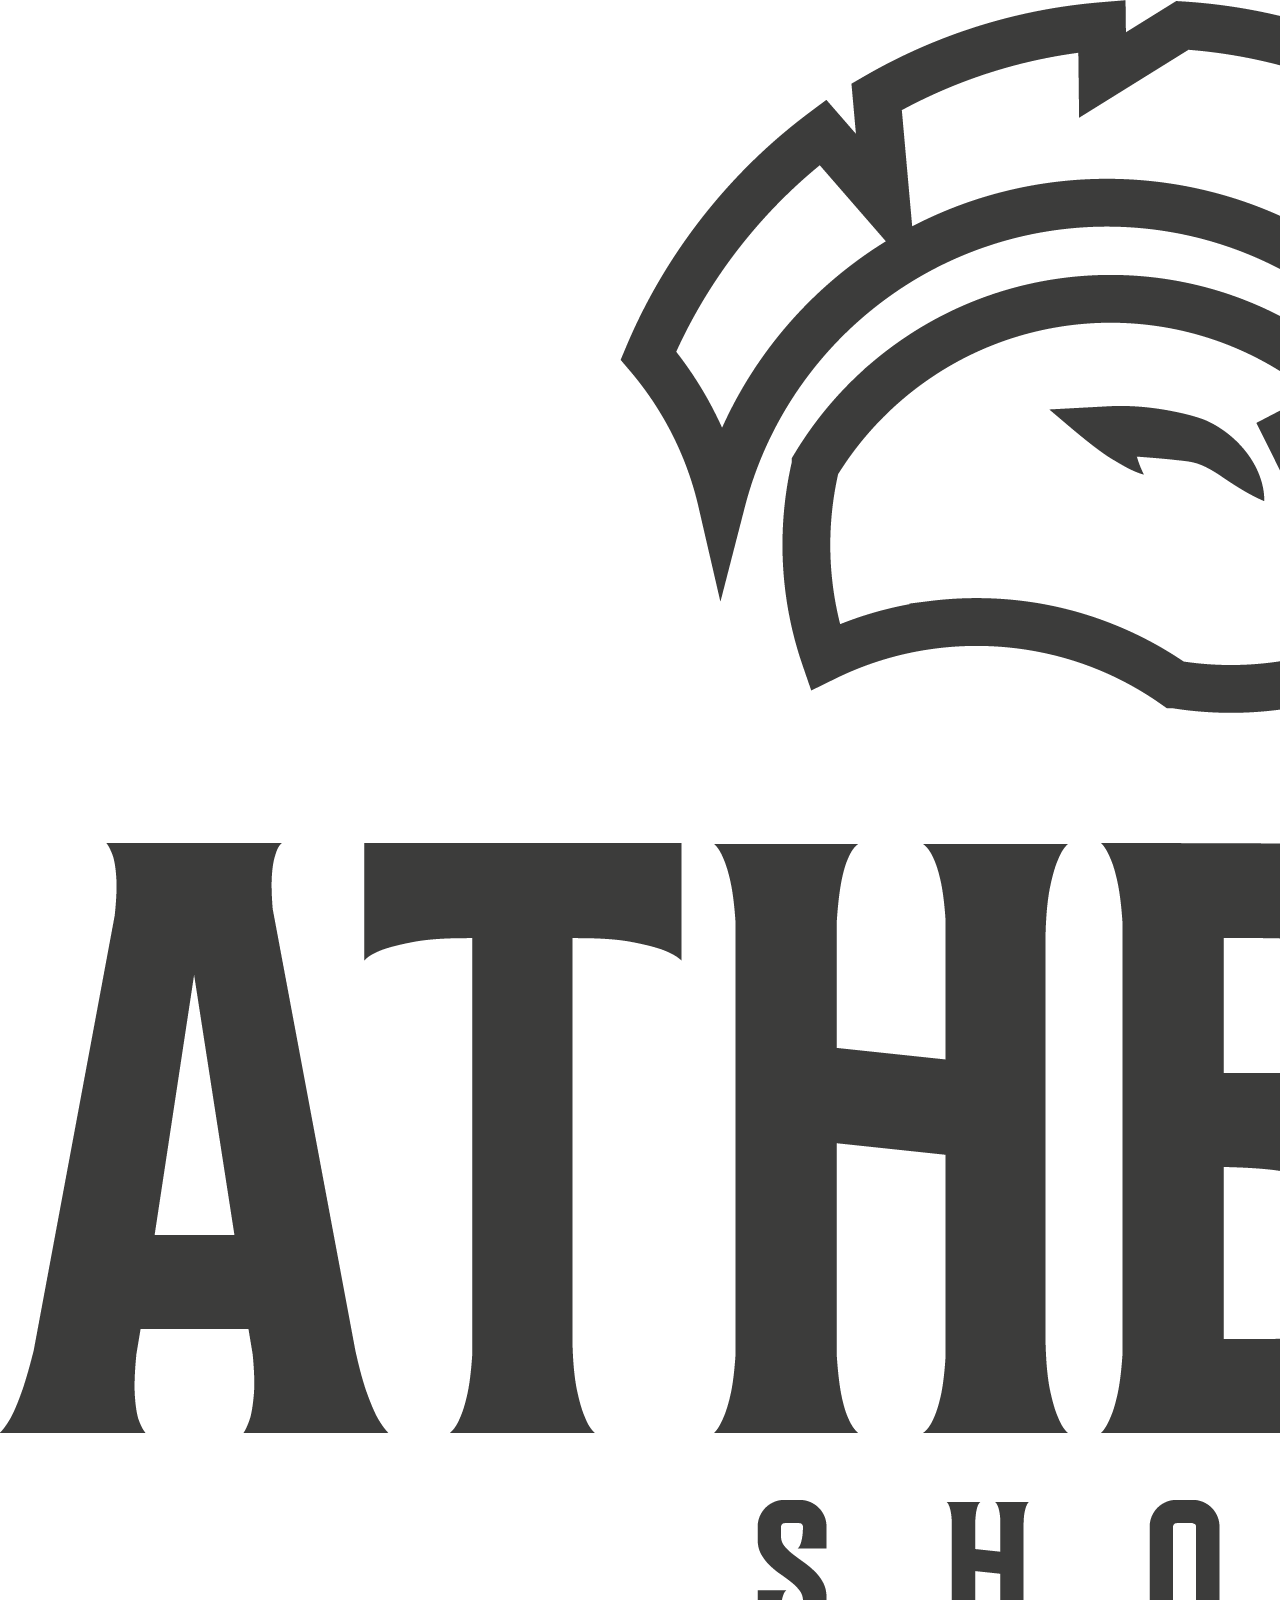
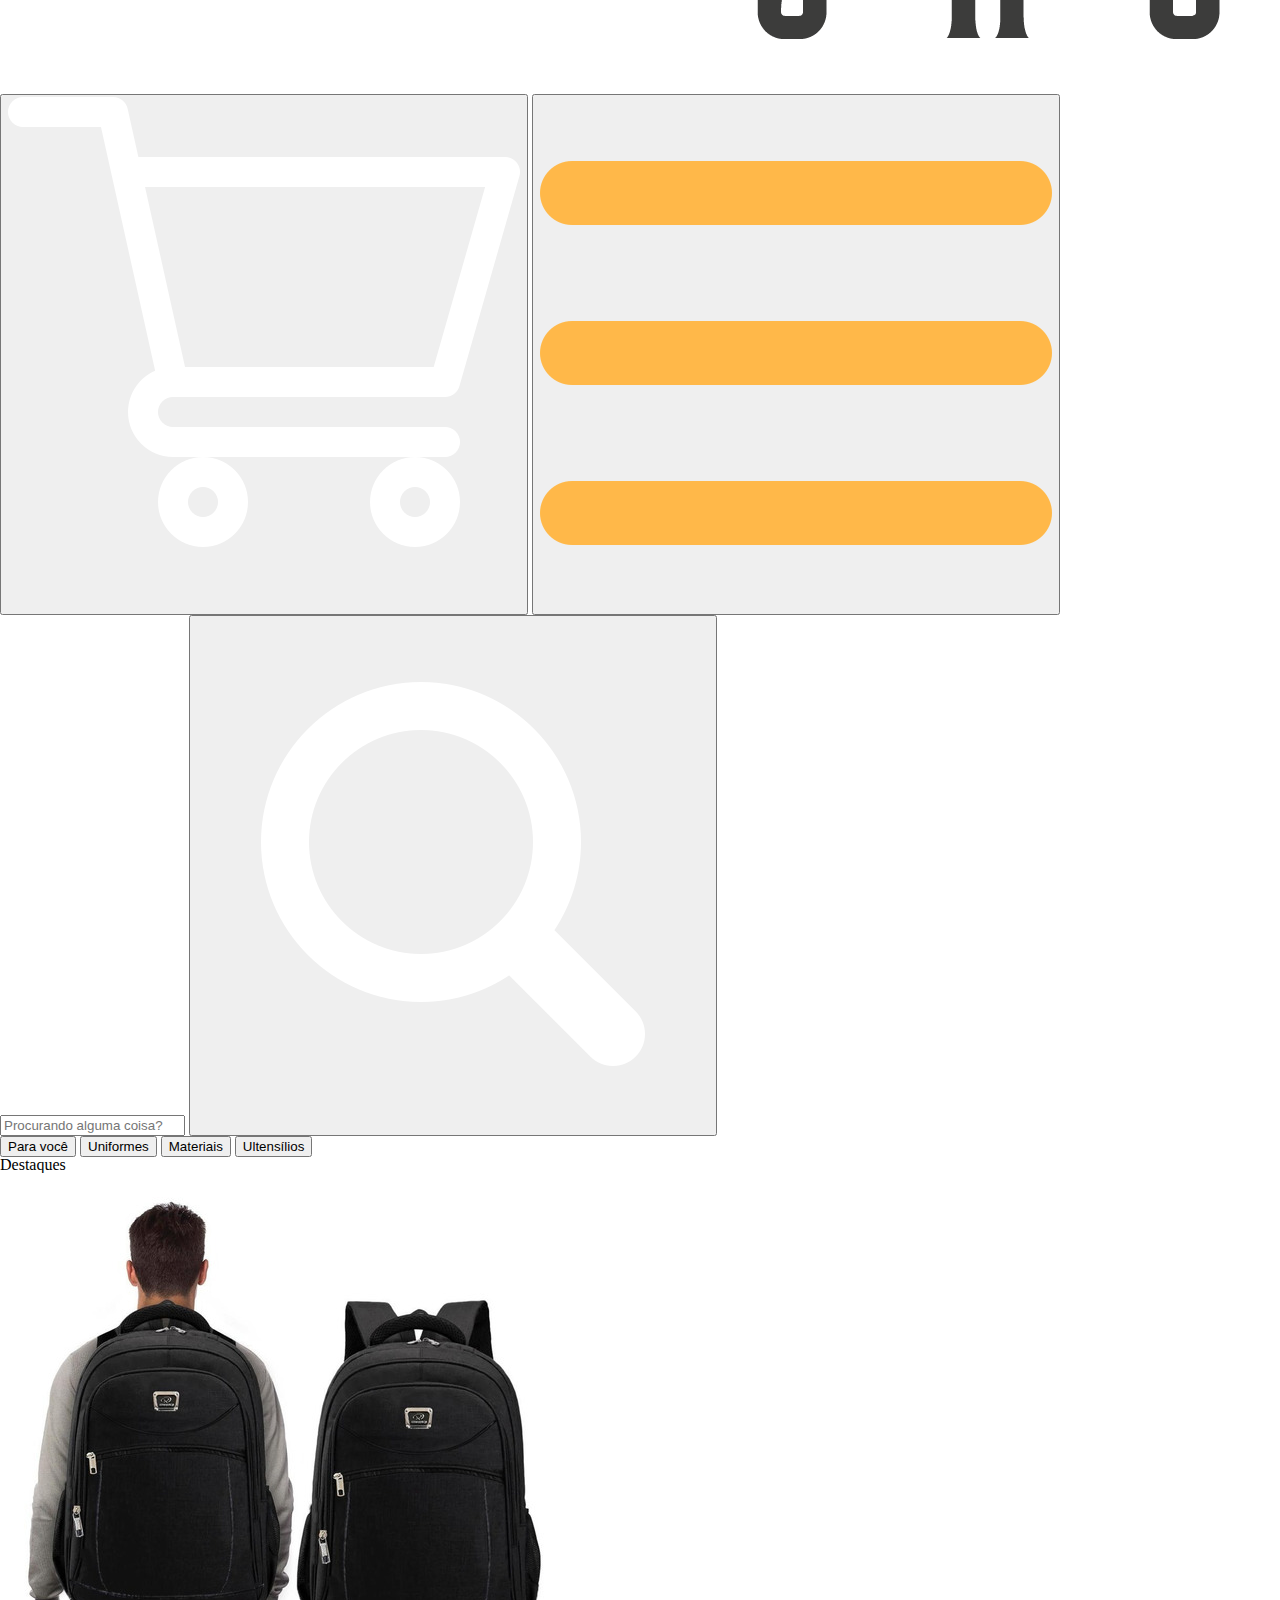
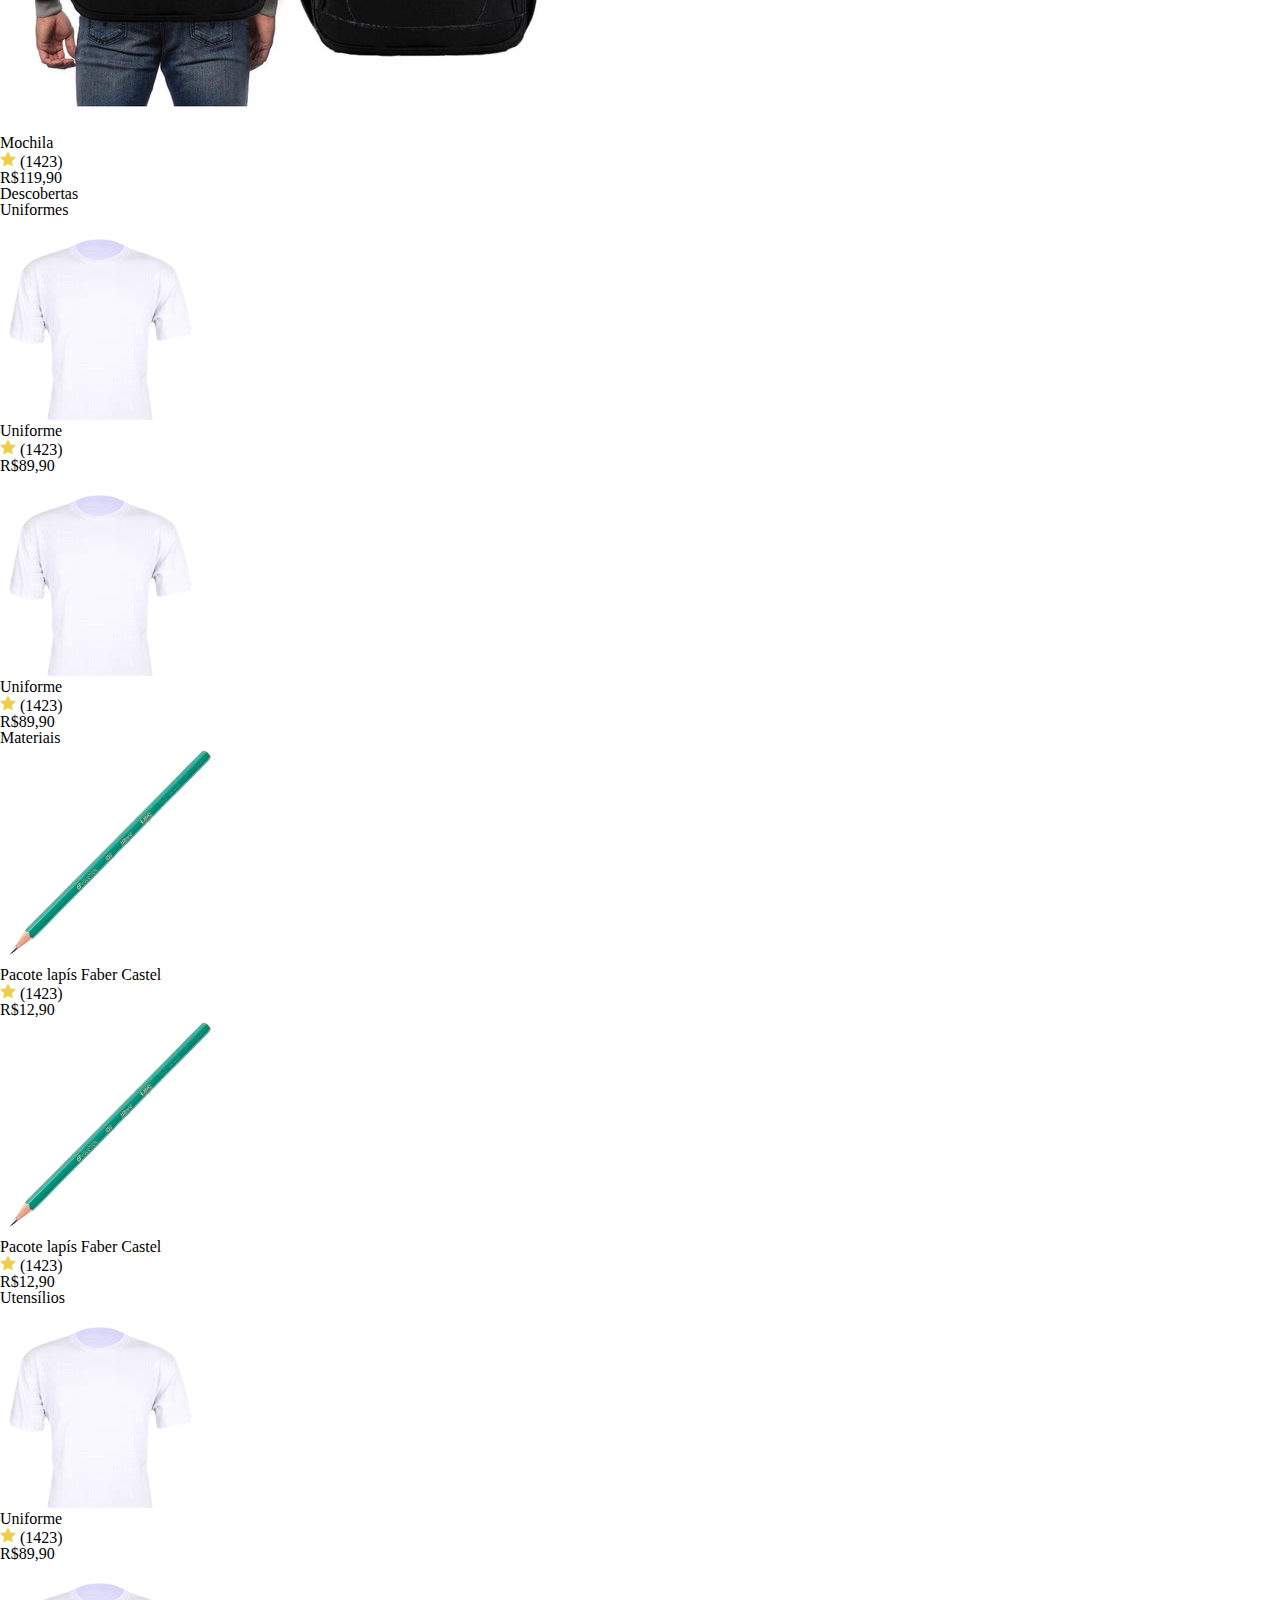
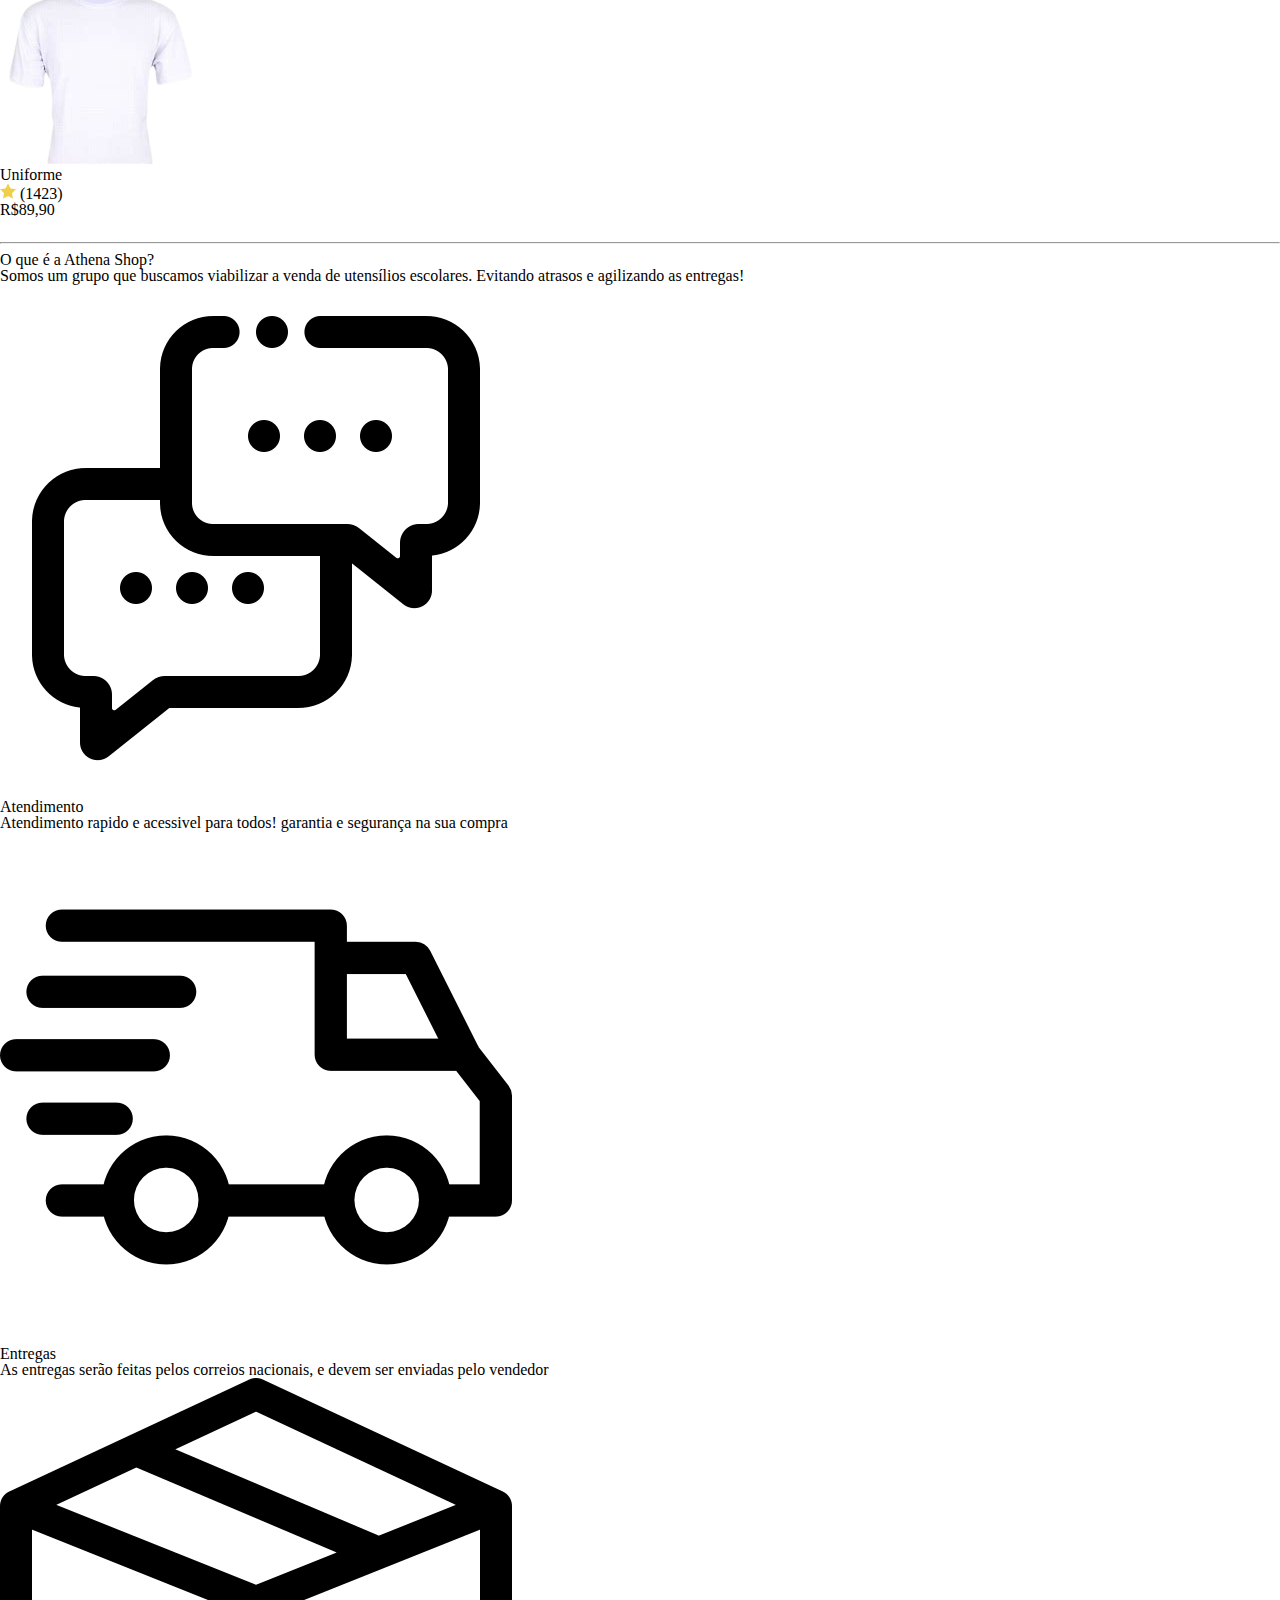
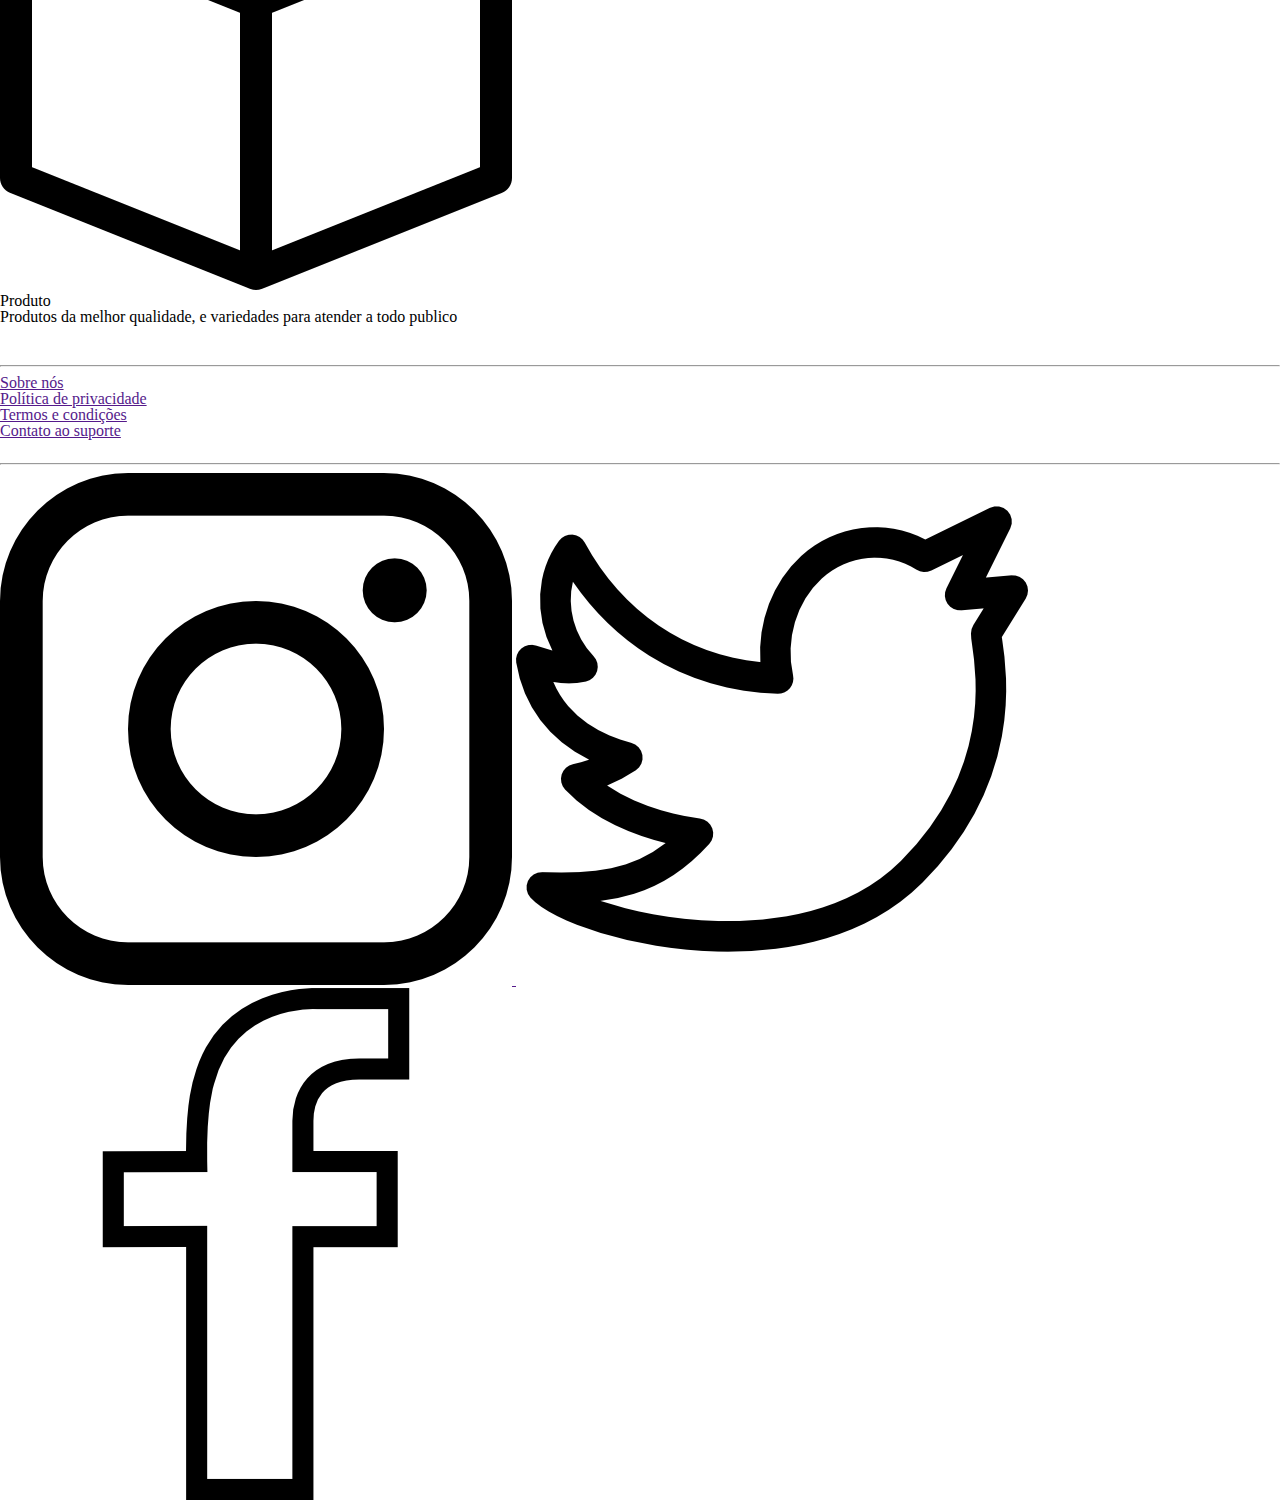
<file: index.html>
<!DOCTYPE html>
<html lang="pt-br">
<head>
    <meta charset="UTF-8">
    <meta name="viewport" content="width=device-width, initial-scale=1.0">
    <meta http-equiv="X-UA-Compatible" content="ie=edge">
    <title>Athena Shop - home</title>
    <link rel="stylesheet" href="css/reset.css">
    <link rel="stylesheet" href="css/styleindex.css">
</head>
<body>
    <header>

    <div class="logo-menu">

        <a href="login.html">
            <img src="/logo_preta.png" alt="logo-athena" id="logo-athena">
        </a>

        <div class="menus">
            <button id="carrinho">
                <img src="/carrinho-icon.png" alt="carrinho" id="carrinho-icon">
            </button>

            <button id="menu">
                <img src="/menu.png" alt="menu" id="menu-icon">
            </button>
        </div>
    </div>

        <div class="div-busca">

            <input type="text" id="txtbusca" placeholder="Procurando alguma coisa?" />
            
            <button class="pesquisar">
                <img src="/Lupa.png" alt="lupa" id="lupa-icon">
            </button>
        </div>
          
    <div class="categorias">
        
        <nav id="navegacao">

                <input type="button" value="Para você" id="navb">

                <input type="button" value="Uniformes" id="navb">

                <input type="button" value="Materiais" id="navb">

                <input type="button" value="Ultensílios" id="navb">

        </nav>

    </div>

    </header>
    <main>
    
    <div class="destaques">
    
        <h2 id="txt-destaque">Destaques</h2>

        <div class="produto">
        <section>
            <img src="mochila.png" alt="Mochila" id="mochila">

            <div class="favoritar">

            </div>

            <div class="base-produto">
                <p class="nome-produto">Mochila</p>

                <div class="avaliacao">
                    <img src="/estrela.png" alt="avalizaçao" id="avaliacao">
                    (1423)
                </div>
                <p class="preco-produto">R$119,90</p>
            </div>
        </section>
        </div>

    </div>

    <div class="bx-produtos">
        
            <h2 id="txt-descobertas">Descobertas</h2>

            <h4 id="txt">Uniformes</h4>

        <div class="sequencia">

        <div class="um">

            <div class="produto-1">
                <section>
                    <img src="uniforme.png" alt="Uniforme" id="uniforme">
                    
                    <div class="favoritar">
    
                    </div>
    
                    <div class="base-produto-1">
                        <p class="nome-produto">Uniforme</p>
    
                        <div class="avaliacao">
                            <img src="/estrela.png" alt="avalizaçao" id="avaliacao">
                            (1423)
                        </div>
                        <p class="preco-produto">R$89,90</p>
                    </div>
                </section>
            </div>
        </div>

        <div class="dois">

            <div class="produto-1">
                <section>
                    <img src="uniforme.png" alt="Uniforme" id="uniforme">
                    
                    <div class="favoritar">
    
                    </div>
    
                    <div class="base-produto-1">
                        <p class="nome-produto">Uniforme</p>
    
                        <div class="avaliacao">
                            <img src="/estrela.png" alt="avalizaçao" id="avaliacao">
                            (1423)
                        </div>
                        <p class="preco-produto">R$89,90</p>
                    </div>
                </section>
            </div>
        </div>

            
        </div>

        <h4 id="txt">Materiais</h4>

        <div class="sequencia">

            <div class="um">

                <div class="produto-1">
                    <section>
                        <img src="lapis.png" alt="Uniforme" id="lapis">
                        
                        <div class="favoritar">
        
                        </div>
        
                        <div class="base-produto-1">
                            <p class="nome-produto">Pacote lapís Faber Castel</p>
        
                            <div class="avaliacao">
                                <img src="/estrela.png" alt="avalizaçao" id="avaliacao">
                                (1423)
                            </div>
                            <p class="preco-produto">R$12,90</p>
                        </div>
                    </section>
                </div>
            </div>
    
            <div class="dois">
    
                <div class="produto-1">
                    <section>
                        <img src="lapis.png" alt="Uniforme" id="lapis">
                        
                        <div class="favoritar">
        
                        </div>
        
                        <div class="base-produto-1">
                            <p class="nome-produto">Pacote lapís Faber Castel</p>
        
                            <div class="avaliacao">
                                <img src="/estrela.png" alt="avalizaçao" id="avaliacao">
                                (1423)
                            </div>
                            <p class="preco-produto">R$12,90</p>
                        </div>
                    </section>
                </div>
            </div>

        </div>

        <h4 id="txt">Utensílios</h4>

        <div class="sequencia">

            <div class="um">

                <div class="produto-1">
                    <section>
                        <img src="uniforme.png" alt="Uniforme" id="uniforme">
                        
                        <div class="favoritar">
        
                        </div>
        
                        <div class="base-produto-1">
                            <p class="nome-produto">Uniforme</p>
        
                            <div class="avaliacao">
                                <img src="estrela.png" alt="avalizaçao" id="avaliacao">
                                (1423)
                            </div>
                            <p class="preco-produto">R$89,90</p>
                        </div>
                    </section>
                </div>
            </div>
    
            <div class="dois">
    
                <div class="produto-1">
                    <section>
                        <img src="uniforme.png" alt="Uniforme" id="uniforme">
                        
                        <div class="favoritar">
        
                        </div>
        
                        <div class="base-produto-1">
                            <p class="nome-produto">Uniforme</p>
        
                            <div class="avaliacao">
                                <img src="/estrela.png" alt="avalizaçao" id="avaliacao">
                                (1423)
                            </div>
                            <p class="preco-produto">R$89,90</p>
                        </div>
                    </section>
                </div>
            </div>

        </div>

    </div>

        <br>

        <hr id="linha">

    <div class="oq-athena">

        <div class="txt-athena">
            <h1 id="txt-athena">O que é a Athena Shop?</h1>
        </div>

        <p id="explicacao">Somos um grupo que buscamos viabilizar a venda de utensílios escolares. Evitando atrasos e agilizando as entregas!</p>

        <div class="info">

            <div class="cx-atendimento">

                <img src="/conversando.png" alt="balao" id="balao-icon">

                <h4 id="txt-atendimento">Atendimento</h4>

                <p id="txt-atendimento-1">Atendimento rapido e acessivel para todos! garantia e segurança na sua compra </p>

            </div>

            <div class="cx-entregas">
                <img src="/truck.png" alt="caminhao" id="truck">

                <h4 id="txt-entregas">Entregas</h4>

                <p id="txt-entregas-1">As entregas serão feitas pelos correios nacionais, e devem ser enviadas pelo vendedor</p>

            </div>
        
            <div class="cx-produto">

                <img src="/box.png" alt="caixa" id="box-icon">

                <h4 id="txt-produto">Produto</h4>

                <p id="txt-produto-1">Produtos da melhor qualidade, e variedades para atender a todo publico</p>

            </div>

        </div>

    </div>
        <br>

    </main>
    <footer>

        <br>

        <hr id="linha-f">

        <a href="">
            <h2>Sobre nós</h2>
        </a>

        <a href="">
            <h2>Política de privacidade</h2>
        </a>

        <a href="">
            <h2>Termos e condições</h2>
        </a>

        <a href="">
            <h2>Contato ao suporte</h2>
        </a>

        <br>

        <hr id="linha-f">

            <a href="">
                <img src="/instagram.png" alt="instagram" id="icon-f">
            </a>

            <a href="">
                <img src="/twitter.png" alt="twitter" id="icon-f">
            </a>

            <a href="">
                <img src="/facebook-icon.png" alt="facebook" id="icon-f">
            </a>
    </footer>
</body>
</html>
</file>
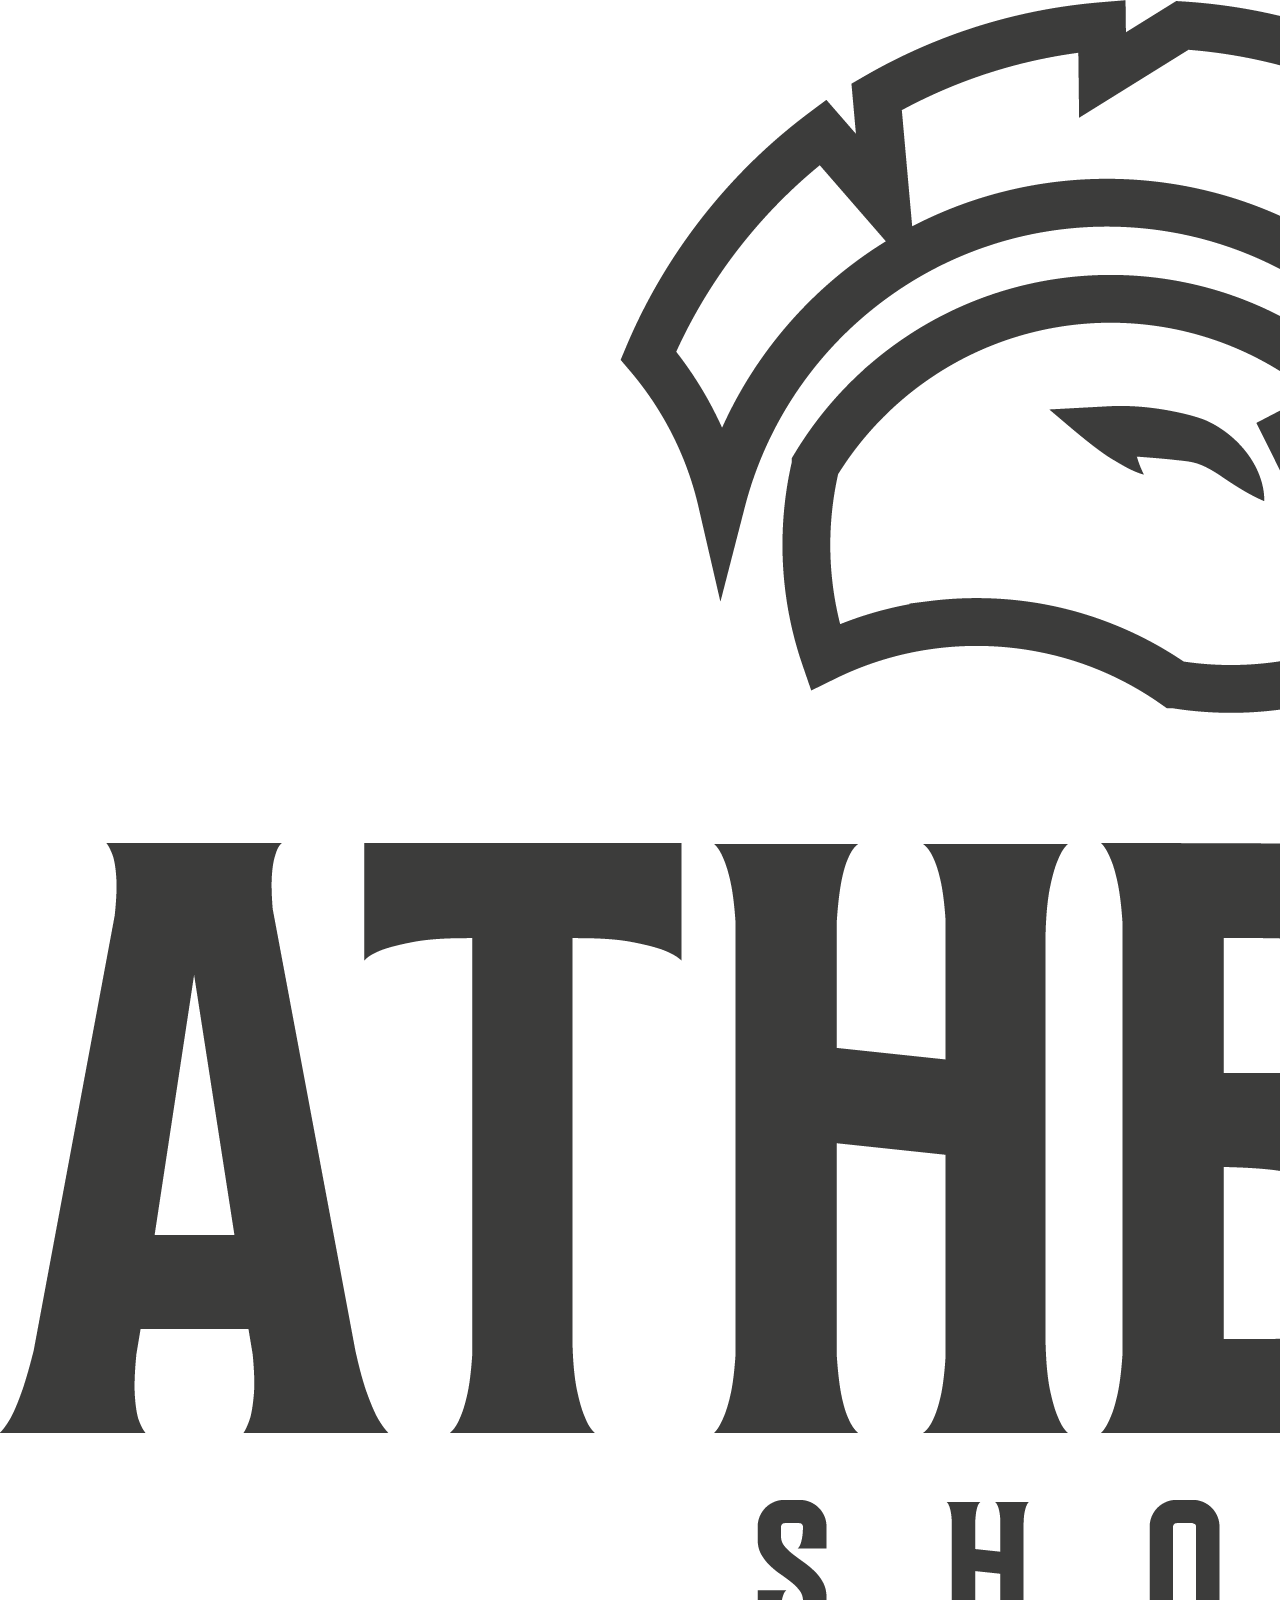
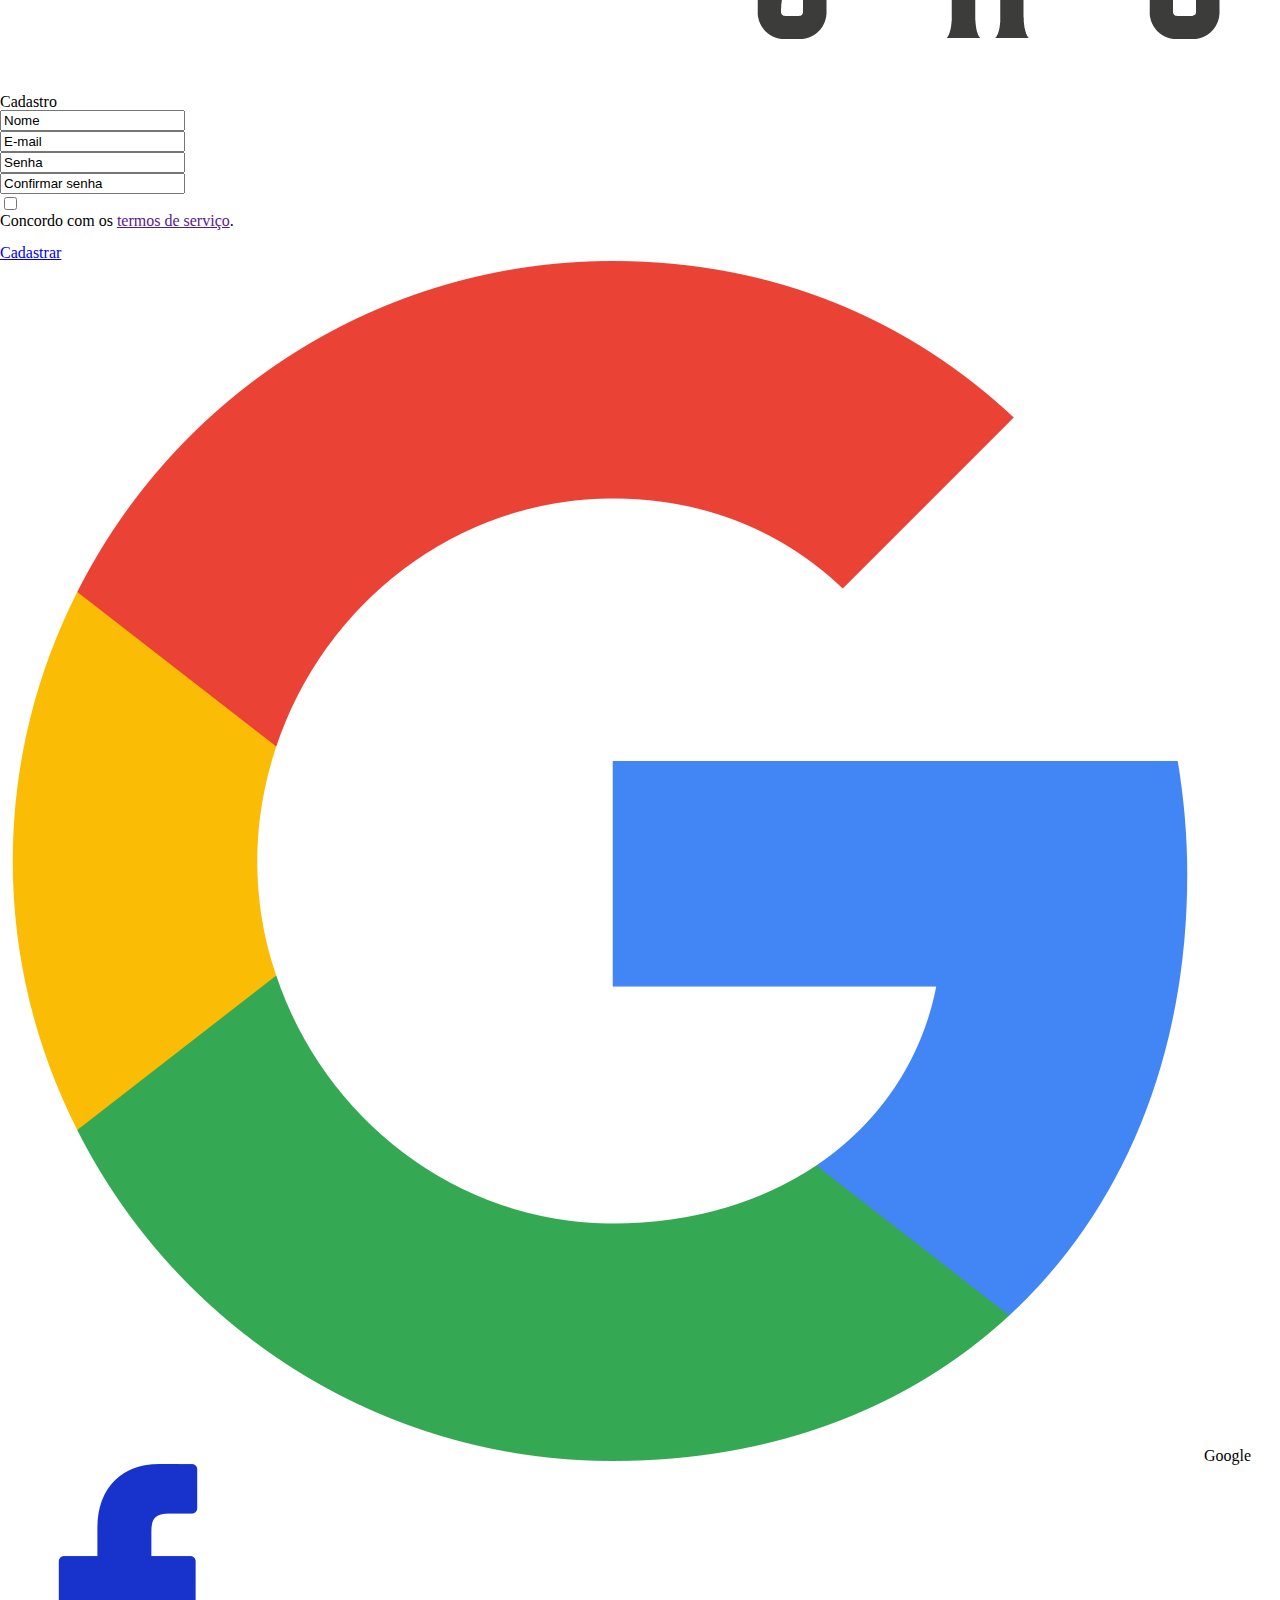
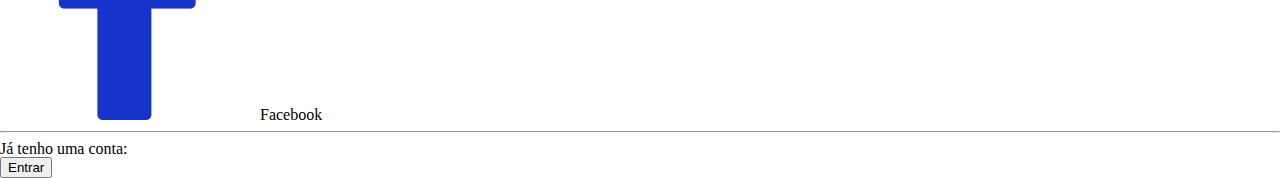
<file: cadastro.html>
<!DOCTYPE html>
<html lang="en">
<head>
    <meta charset="UTF-8">
    <meta name="viewport" content="width=device-width, initial-scale=1.0">
    <meta http-equiv="X-UA-Compatible" content="ie=edge">
    <title>Area Cadastro</title>
    <link rel="stylesheet" href="css/reset.css">
    <link rel="stylesheet" href="css/stylecadastro.css">
</head>
<body>
    <header>

        <div class="container">

        <img src="/logo_preta.png" alt="logo athena" id="logo-athena">
    </header>

    <main>
       
        <div class="area-login">

            <h2 id="txt-cadastro">Cadastro</h2>

            <form method="post" action="/cadastro">

                <div class="nome">
                    <input type="text" name="Nome" id="escrita" value="Nome" onfocus="this.value='';">
                </div>   

                <div class="email">
                    <input type="text" name="E-mail" id="escrita" value="E-mail" onfocus="this.value='';">
                </div>

                <div class="senha">
                    <input type="text" name="Senha" id="escrita" value="Senha" onfocus="this.value='';">
                </div>

                <div class="confirmar-senha">
                    <input type="text" name="Confirmar" id="escrita" value="Confirmar senha" onfocus="this.value='';">
                </div>
            
            <div class="termos">
                <input type="checkbox" id="box">
                <h2 id="txt-termos"> Concordo com os <a href="">termos de serviço</a>. </h2>
            </div>

            <br>

            <a href="index.html" id="cadastrar"> Cadastrar
                <!-- <input type="submit" value="Cadastrar" id="cadastrar"> -->
            </a>
            </div>
        </div>

        </form>

        <div class="icones">

            <div class="google">
                <img src="google.png" alt="logo-google" id="google">
                Google
            </div>

            <div class="facebook">
                <img src="facebook.png" alt="logo-facebook" id="facebook">
                Facebook
            </div>

        </div>
    
        <hr class="linha">

        <div class="login">

            <h4>Já tenho uma conta:</h4>

            <a href="login.html">
                <input type="submit" value="Entrar" id="entrar">
            </a>

        </div>
    </main>

</body>
</html>
</file>
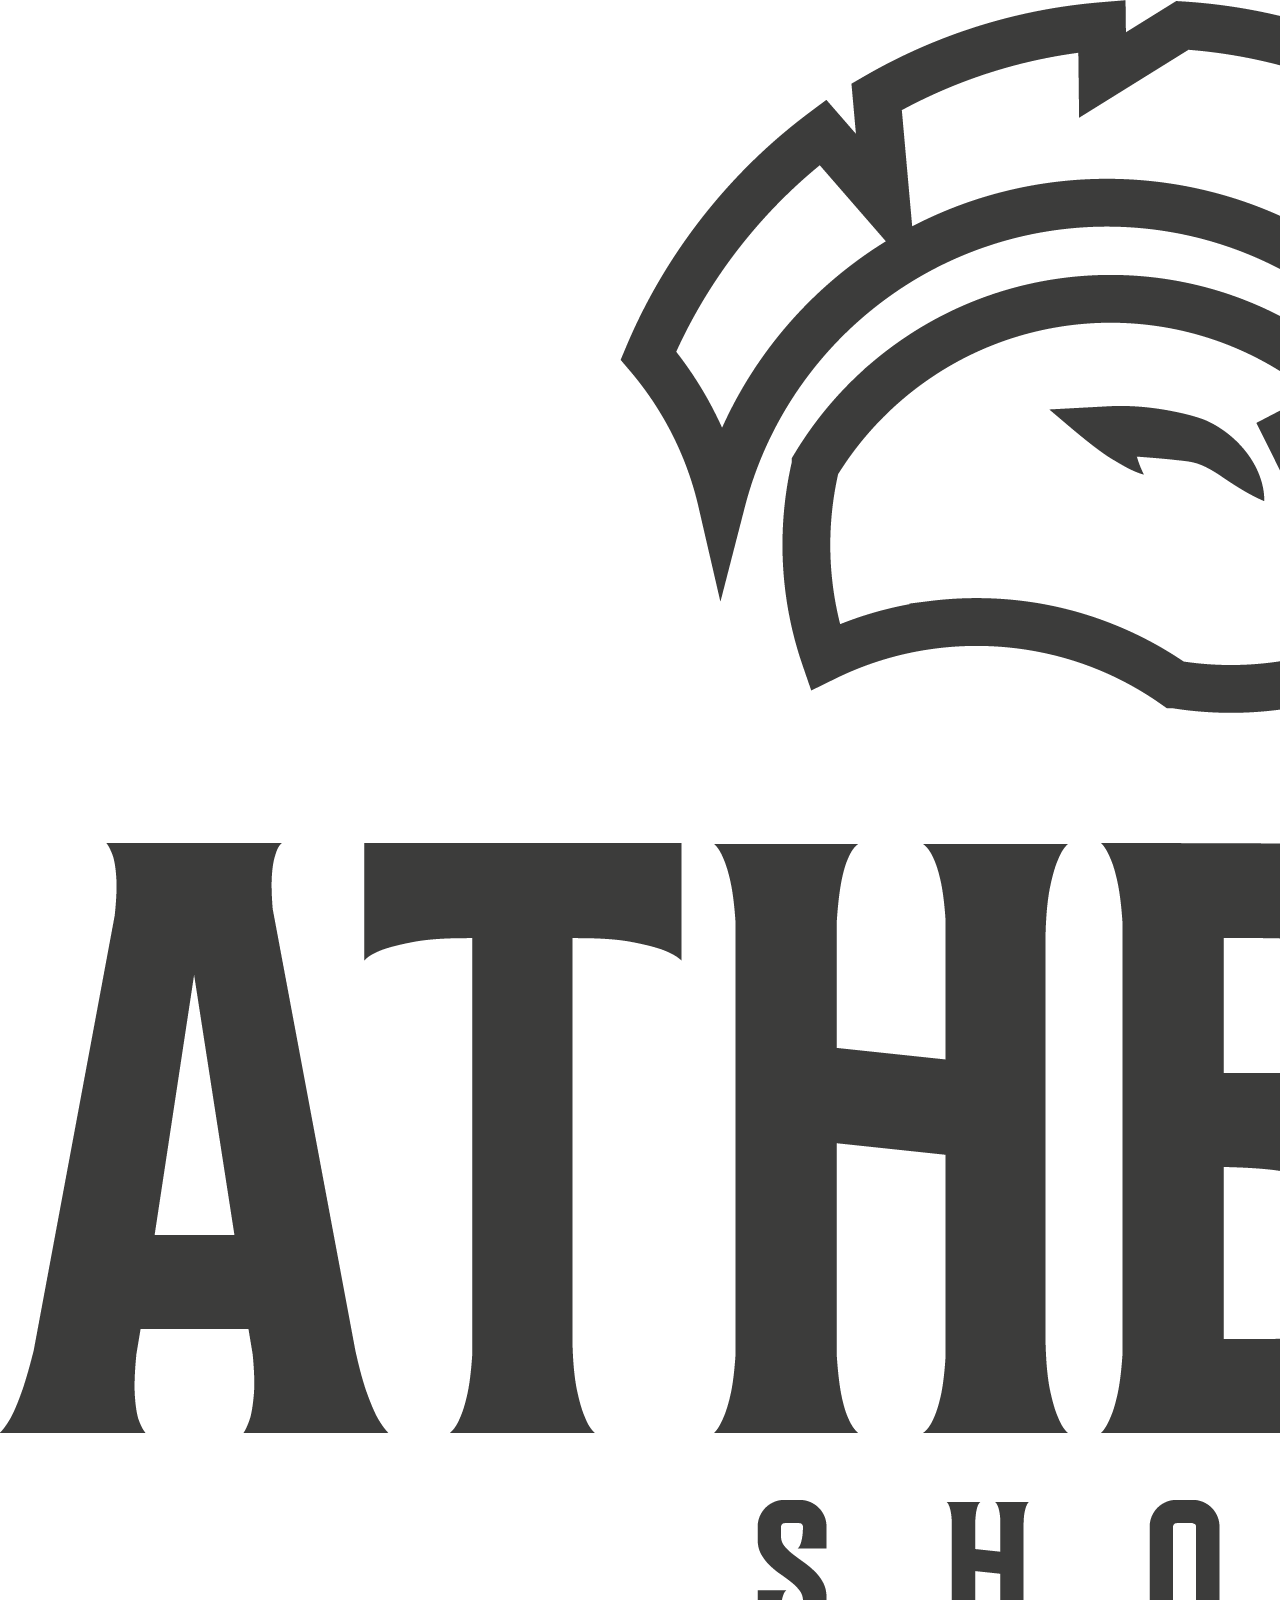
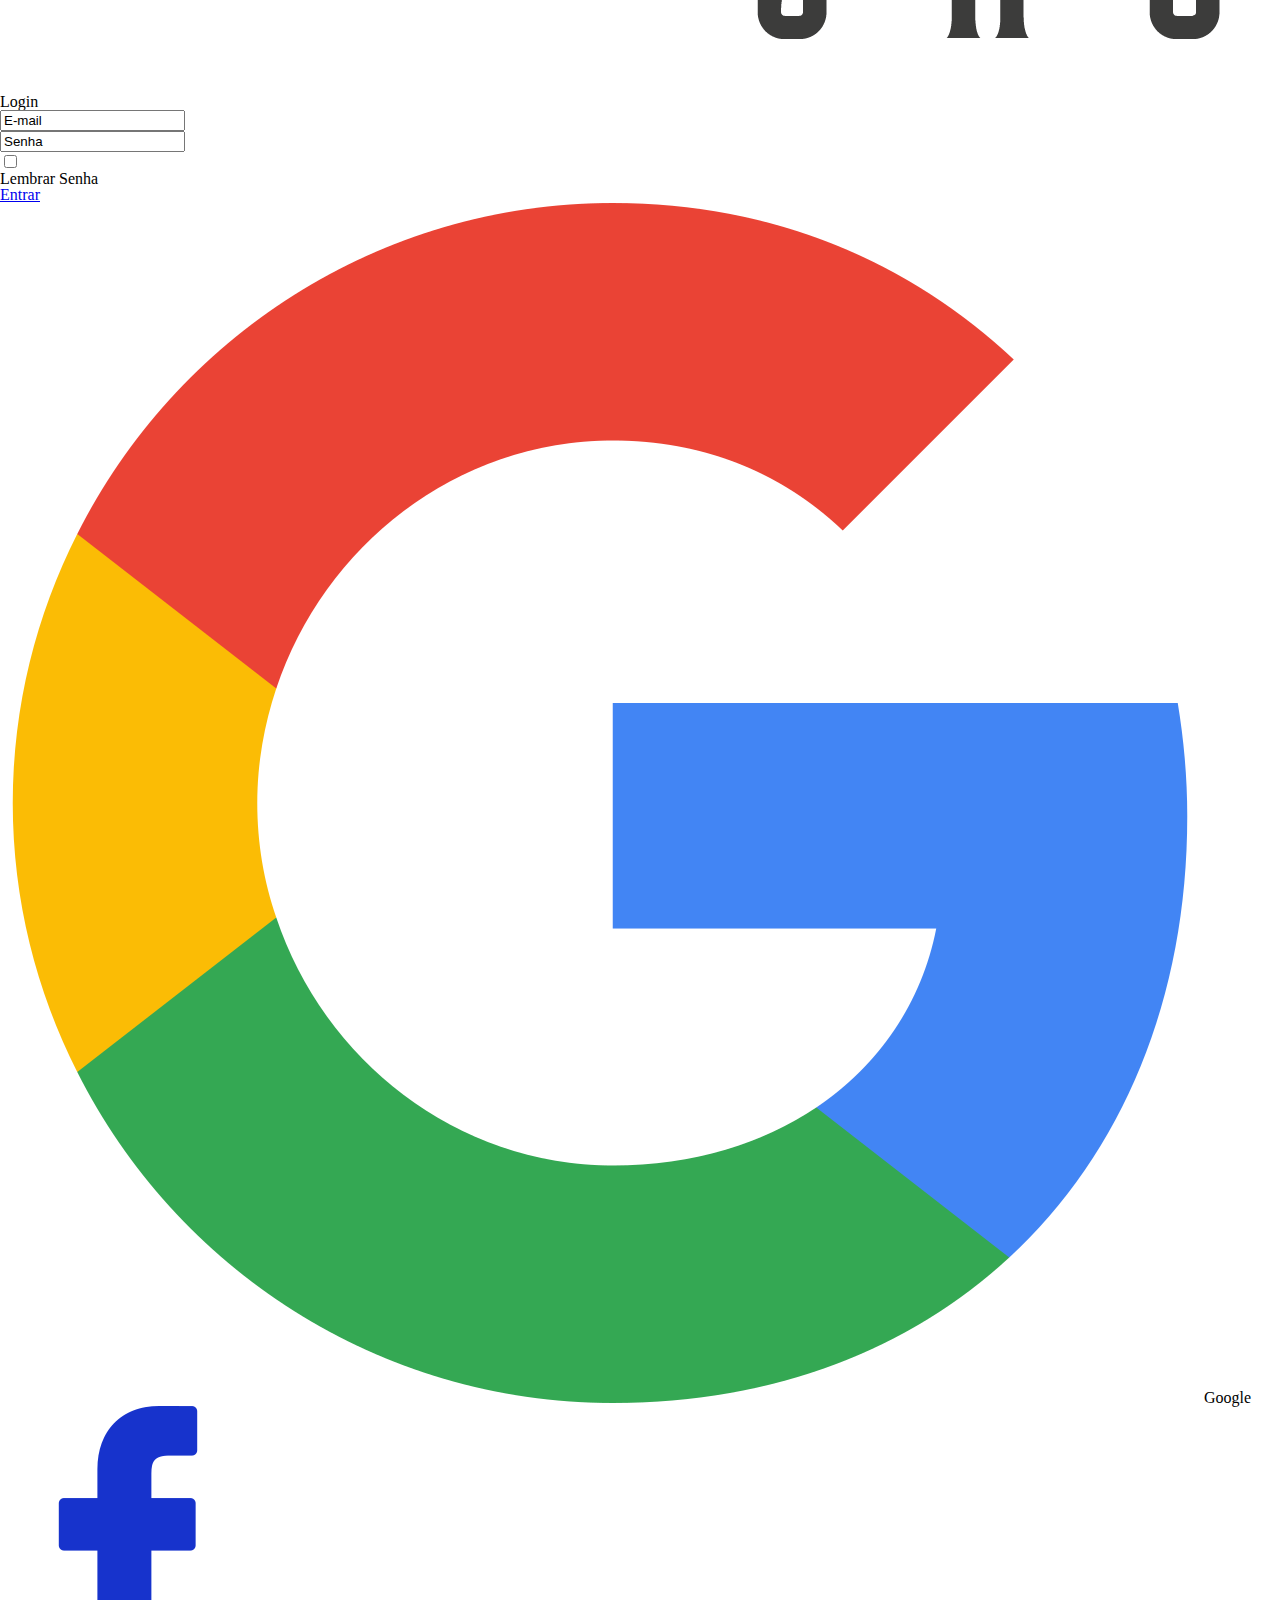
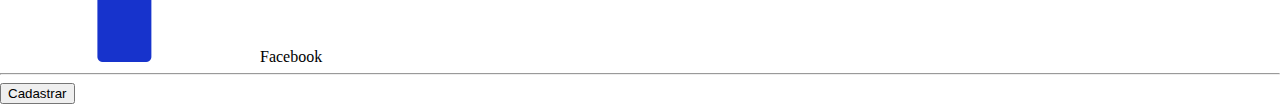
<file: login.html>
<!DOCTYPE html>
<html lang="pt-br">
<head>
    <meta charset="UTF-8">
    <meta name="viewport" content="width=device-width, initial-scale=1.0">
    <meta http-equiv="X-UA-Compatible" content="ie=edge">
    <title>Athena Shop - home</title>
    <link rel="stylesheet" href="css/reset.css">
    <link rel="stylesheet" href="css/stylelogin.css">

</head>

<body>
    <header>

    <div class="container">

            <img src="logo_preta.png" alt="logo athena" id="logo-athena">
    
    </header>
    <main>

        <div class="area-login">   
                 
                <h2 id="txt-login">Login</h2>
                <form method="post" action="login.html">

            <div class="email">
                <input type="text" id="escrita" value="E-mail" onfocus="this.value='';">
                <label for="E-mail"></label>
            </div>

                <div class="senha">
                
                    <input type="text" id="escrita" value="Senha" onfocus="this.value='';">
                    <label for="Senha"></label>
                </div>
                
                <div class="termos">
                    <input type="checkbox" id="box">
                    <h2 id="senha-termos">Lembrar Senha</h2>
                </div>
            
                <a href="index.html" id="entrar">
                <!-- <input type="submit" value="Entrar" id="entrar"> -->
                Entrar
                </a>
            </form>
        </div>

    </div>

    <div class="icones">
            <div class="google">
                <img src="google.png" alt="logo-google" id="google">
                Google
             </div>

                <div class="facebook">
                    <img src="facebook.png" alt="logo-facebook" id="facebook">
                    Facebook
                </div>
        
    </div>

        <hr id="linha">

                <div class="cadastrar">
                    <a href="cadastro.html">
                       <input type="button" value="Cadastrar" id="cadastrar">
                     </a>
                </div>
    

    </main>
</body>
</html>
</file>
<file: css/styleindex.css>
@import url('https://fonts.googleapis.com/css2?family=Josefin+Sans:ital,wght@0,700;1,300&display=swap');



@media only screen and (max-width: 390px) {

  /* CSS DISPLAY GRID CONFIG*/

body {
    background-color: #EBEBEB;
    font-family:'Gill Sans', 'Gill Sans MT', Calibri, 'Trebuchet MS', sans-serif;
  }

.logo-menu{
      display: flex;
      flex-direction: row;
      justify-content: space-between;
      align-items: center;
  }

#logo-athena {
    margin-top: 15px;
    margin-left: 40px;
    height: 115px;
  }

.menus {
    margin-top: 50px;
  }

#menu {
    margin: 0%;
    margin-right: 25px;
    height: 40px;
    width: 40px;
    background-color: white;
    border: 0px;
    border-radius: 8px;
    box-shadow: 0px 5px 15px rgb(192, 192, 192);
  }

#carrinho {
    margin-right: 15px;
    height: 40px;
    width: 40px;
    background-color: #FFB74A;
    border: 0px;
    border-radius: 8px;
    box-shadow: 0px 5px 10px rgb(192, 192, 192);
  }

#carrinho-icon {
  margin: 0%;
  height: 25px;
  margin-top: 5px;
}

#menu-icon {
  margin: 0%;
  height: 25px;
  margin-top: 5px;
}

#lupa-icon {
  margin: 0%;
  height: 25px;
  margin-top: 2px;
}

#txtbusca {
    width: 275px;
    height: 35px;
    border-radius: 8px;
    margin-left: 25px;
    box-shadow: 0px 5px 10px rgb(192, 192, 192);
    border: 0px;
  }

.div-busca{
    display: flex;
    flex-direction: row;
    justify-content: space-between;
    align-items: center;
  }

.pesquisar {
    margin-right: 25px;
    width: 40px;
    height: 40px;
    background-color: #FFB74A;
    border: 0px;
    border-radius: 8px;
    box-shadow: 0px 5px 10px rgb(192, 192, 192);
  }

.categorias{
    display: flex;
    flex-direction: row;
    justify-content: space-evenly;
    align-items: center;
    margin-top: 10px;
  }

#navb{
  border: 2px;
  border-style: solid;
  border-color: #b48339;
  background-color: #FFB74A;
  width: 80px;
  height: 25px;
  border-radius: 8px;
  box-shadow: 0px 5px 10px rgb(192, 192, 192);
}

.destaques {
  display: flex;
  flex-direction: column;
  justify-content: center;
  align-items: center;
  margin-top: 30px;
}

#txt-destaque {
  margin-bottom: 15px;
  margin-right: 220px;
  font-size: 150%;
  font-weight: bolder;
}

.produto {
  width: 280px;
  height: 300px;
  background-color: grey;
  border-radius: 8px;
  box-shadow: 0px 5px 10px rgb(192, 192, 192);
}

#mochila {
  width: 280px;
  height: 250px;
  border-radius: 8px;
  position: absolute;
}

.base-produto {
  height: 100px;
  width: 280px;
  background-color: white;
  margin: 0%;
  margin-top: 200px;
  border-radius: 8px;
  position: absolute;
}

.nome-produto {
  padding-top: 10px;
  padding-left: 10px;
  padding-bottom: 20px;
}

.avaliacao {
  margin-left: 10px;
}

.preco-produto {
  margin-top: 10px;
  padding-left: 10px;
  color: #639C4F;
  font-weight: bolder;
}

.bx-produtos {
  display: flex;
  flex-direction: column;
  align-items: center;
  justify-content: center;
}

#txt-descobertas {
  margin-top: 20px;
  margin-right: 200px;
  font-size: 150%;
  font-weight: bolder;
}

#txt {
  margin-top: 20px;
  margin-right: 255px;
  font-weight: bolder;
}

.produto-1 {
  width: 180px;
  height: 220px;
  background-color: grey;
  border-radius: 8px;
  box-shadow: 0px 5px 10px rgb(192, 192, 192);
}

#uniforme {
  height: 125px;
  margin-left: 30px;
  position: absolute;
}

.base-produto-1 {
height: 90px;
width: 180px;
background-color: white;
margin: 0%;
margin-top: 130px;
border-radius: 8px;
position: absolute;
}

.sequencia {
  margin-top: 5px;
  display: flex;
  flex-direction: row;
}

.um {
  margin-right: 15px;
}

#lapis {
  height: 125px;
  margin-top: 10px;
  margin-left: 30px;
  position: absolute;
}

#linha {
  margin-top: 20px;
  width: 340px;
}

.oq-athena {
  display: flex;
  flex-direction: column;
  justify-content: center;
  align-items: center;
}

.txt-athena {
  background-color: #FFB74A;
  margin-top: 10px;
  width: 280px;
  height: 35px;
  box-shadow: 0px 5px 10px rgb(192, 192, 192);
  text-align: center;
  border-radius: 10px;
}

#txt-athena {
  font-size: 140%;
  font-weight: bolder;
  margin-top: 5px;
}

#explicacao {
  text-align: center;
  font-size: 80%;
  padding-left: 15px;
  padding-right: 15px;
  margin-top: 10px;
}

.info {
  display: flex;
  flex-direction: row;
  justify-content: space-between;
  align-items: center;

}

.cx-atendimento {
  width: 115px;
  height: 200px;
  background-color: #FFB74A;
  margin-right: 10px;
  margin-top: 20px;
  display: flex;
  flex-direction: column;
  align-items: center;
  text-align: center;
  border-radius: 10px;
  box-shadow: 0px 5px 10px rgb(192, 192, 192);
}

#balao-icon {
  margin-top: 10px;
  width: 35px;
}

#txt-atendimento {
  font-weight: bold;
  font-size: 90%;
}

#txt-atendimento-1 {
  font-size: 90%;
  padding: 20px;
}

.cx-entregas {
  width: 115px;
  height: 200px;
  background-color: white;
  margin-right: 10px;
  margin-top: 10px;
  display: flex;
  flex-direction: column;
  align-items: center;
  text-align: center;
  border-radius: 10px;
  box-shadow: 0px 5px 10px rgb(192, 192, 192);
}

#truck {
  margin-top: 10px;
  width: 35px;
}

#txt-entregas {
  font-weight: bold;
  font-size: 90%;
}

#txt-entregas-1 {
  font-size: 90%;
  padding: 10px;
}

.cx-produto {
  width: 115px;
  height: 200px;
  background-color: #FFB74A;
  margin-top: 20px;
  display: flex;
  flex-direction: column;
  align-items: center;
  text-align: center;
  border-radius: 10px;
  box-shadow: 0px 5px 10px rgb(192, 192, 192);
}

#box-icon {
  margin-top: 10px;
  width: 35px;
}

#txt-produto {
  font-weight: bold;
  font-size: 90%;
}

#txt-produto-1 {
  font-size: 90%;
  padding: 20px;
}


footer {
  background-color: #FFB74A;
  margin-top: 40px;
}

#linha-f{
  width: 340px;
  border-color: rgba(0, 0, 0, 0.747);
}

footer h2{
  margin-left: 20px;
  margin-top: 20px;
  font-weight: bold;
}

#icon-f {
  margin-left: 20px;
  width: 29px;
  margin-top: 20px;
  margin-bottom: 10px;
}

}
</file>
<file: css/stylecadastro.css>
@import url('https://fonts.googleapis.com/css2?family=Josefin+Sans:ital,wght@0,700;1,300&display=swap');

@media only screen and (max-width: 390px) {
    
    body {
        font-family: 'Josefin Sans', sans-serif;
        background-color: #EBEBEB;
    }

    .container{
        display: flex;
        flex-direction: column;
        justify-content: center;
        align-items: center;
    }

    #logo-athena {
        margin-top: 30px;
        
        height: 150px;
    }

    .area-login {
        width: 322px;
        height: 375px;
        background-color: #FFB74A;
        margin-top: 50px;
        margin-left: 32.5px;
        text-align: center;
        border-radius: 15px;
        padding-top: 20px;
        box-shadow: 0px 5px 15px rgb(177, 177, 177);
    }

    .area-login a {
        text-decoration: none;
    }

    #txt-cadastro {
        font-size: 200%;
        font-weight: bold;
        margin: 0%;
    }

    #escrita {
        width: 275px;
        height: 35px;
        border-radius: 8px;
        text-align: left;
        border: 0px;
        box-shadow: 0px 5px 15px rgb(246, 177, 72);
    }

    .nome {
        margin-top: 15px;
    }

    .email {
        margin-top: 20px;
    }

    .senha{
        margin-top: 20px;
    }

    .confirmar-senha {
        margin-top: 20px;
    }

    #box {
        width: 20px;
        height: 20px;
        border-radius: 15px;
        margin-left: 90px;
    }

    .termos {
        display: flex;
        flex-direction: row;
        justify-content: center;
        align-items: center;
        margin-right: 150px;
        margin-top: 10px;
    }

    #txt-termos{
        width: 200px;
        font-size: 80%;
        word-wrap: normal;
        white-space: nowrap;
    }
    

    #cadastrar{
        background-color: #000;
        color: white;
        width: 129px;
        height: 42.15px;
        border-radius: 10px;
        box-shadow: 0px 5px 15px rgb(246, 177, 72);
        border: 0px;
        margin-top: 15px;
        padding: 10px 15px;
    }
    
    .icones{
        display: flex;
        flex-direction: row;
        justify-content: center;
        align-items: center;
        margin-top: 15px;
    }

    .google {
        display: flex;
        flex-direction: row;
        align-content: center;
        align-items: center;
        width: 150px;
        height: 40px;
        margin-top: 10px;
        margin-right: 15px;
        background-color: white;
        border-radius: 8px;
        border-width: 1px;
        border-color: #FFB74A;
        border-style: solid;
        box-shadow: 0px 5px 15px rgb(177, 177, 177);
        font-weight: bold;
    }


    .facebook {
        display: flex;
        flex-direction: row;
        align-content: center;
        align-items: center;
        width: 150px;
        height: 40px;
        margin-top: 10px;
        background-color: white;
        border-radius: 8px;
        border-width: 1px;
        border-color: #FFB74A;
        border-style: solid;
        box-shadow: 0px 5px 15px rgb(177, 177, 177);
        font-weight: bold;
        color: #1733cc;
    }

    
    #google {
        width: 30px;
        height: 30px;
        max-width: 30px;
        max-height: 30px;
        margin-right: 20px;
        margin-left: 5px;
    }

    #facebook {
        width: 30px;
        height: 30px;
        max-width: 30px;
        max-height: 30px;
        margin-right: 20px;
        margin-left: 5px;
    }

    .linha {
        margin-top: 40px;
        margin-bottom: 20px;
        width: 300px;
    }

    .login {
        display: flex;
        flex-direction: column;
        justify-content: center;
        align-items: center;
    }

    #entrar {
        background-color: #000;
        color: white;
        width: 129px;
        height: 42.15px;
        border-radius: 10px;
        margin-top: 10px;
        border: 0px;
    }
}
</file>
<file: css/stylelogin.css>
/*Font: Josefin Sans googlefonts*/
@import url('https://fonts.googleapis.com/css2?family=Josefin+Sans:ital,wght@0,700;1,300&display=swap');


@media only screen and (max-width: 390px) {
 
    body {
        font-family:'Gill Sans', 'Gill Sans MT', Calibri, 'Trebuchet MS', sans-serif;
        background-color: #EBEBEB;
    }

    .container{
        display: flex;
        flex-direction: column;
        justify-content: center;
        align-items: center;
    }

    #logo-athena {
        margin-top: 50px;
        
        height: 150px;
    }
    
    .area-login {
        width: 322px;
        height: 270px;
        background-color: #FFB74A;
        margin-top: 50px;
        margin-left: 32.5px;
        text-align: center;
        border-radius: 15px;
        padding-top: 20px;
        box-shadow: 0px 5px 15px rgb(177, 177, 177);
    }

    .area-login a {
        text-decoration: none;
    }

    #txt-login{
        font-size: 200%;
        font-weight: bold;
        margin: 0%;
    }

    #escrita {
        width: 275px;
        height: 35px;
        border-radius: 8px;
        text-align: left;
        border: 0px;
        box-shadow: 0px 5px 15px rgb(246, 177, 72);
    }

    .email {
        margin-top: 25px;
    }

    .senha{
        margin-top: 25px;
    }

    #entrar {
        background-color: #000;
        color: white;
        width: 129px;
        height: 42.15px;
        border-radius: 10px;
        margin-top: 20px;
        border: 0px;
        padding: 10px 15px;
    }

    #box {
        width: 20px;
        height: 20px;
        border-radius: 15px;
    }

    .termos {
        display: flex;
        flex-direction: row;
        justify-content: flex-start;
        align-items: center;
        margin-left: 20px;
        margin-top: 10px;
        margin-bottom: 20px;
    }

    #senha-termos{
        margin-left: 5px;
    }
    
    .icones{
        display: flex;
        flex-direction: row;
        justify-content: center;
        align-items: center;
        margin-top: 15px;
    }

    .google {
        display: flex;
        flex-direction: row;
        align-content: center;
        align-items: center;
        width: 150px;
        height: 40px;
        margin-top: 10px;
        margin-right: 15px;
        background-color: white;
        border-radius: 8px;
        border-width: 1px;
        border-color: #FFB74A;
        border-style: solid;
        box-shadow: 0px 5px 15px rgb(177, 177, 177);
        font-weight: bold;
    }


    .facebook {
        display: flex;
        flex-direction: row;
        align-content: center;
        align-items: center;
        width: 150px;
        height: 40px;
        margin-top: 10px;
        background-color: white;
        border-radius: 8px;
        border-width: 1px;
        border-color: #FFB74A;
        border-style: solid;
        box-shadow: 0px 5px 15px rgb(177, 177, 177);
        font-weight: bold;
        color: #1733cc;
    }

    
    #google {
        width: 30px;
        height: 30px;
        max-width: 30px;
        max-height: 30px;
        margin-right: 20px;
        margin-left: 5px;
    }

    #facebook {
        width: 30px;
        height: 30px;
        max-width: 30px;
        max-height: 30px;
        margin-right: 20px;
        margin-left: 5px;
    }

    #cadastro-fazer {
        margin-left: 50px;
    }

    #linha {
        margin-top: 20px;
        width: 320px;
    }

    #cadastrar{
        margin-left: 130px;
        margin-top: 50px;
        background-color: #000;
        color: white;
        width: 129px;
        height: 42.15px;
        border-radius: 10px;
        box-shadow: 0px 5px 15px rgb(177, 177, 177);
        border: 0px;
    }

}
</file>
